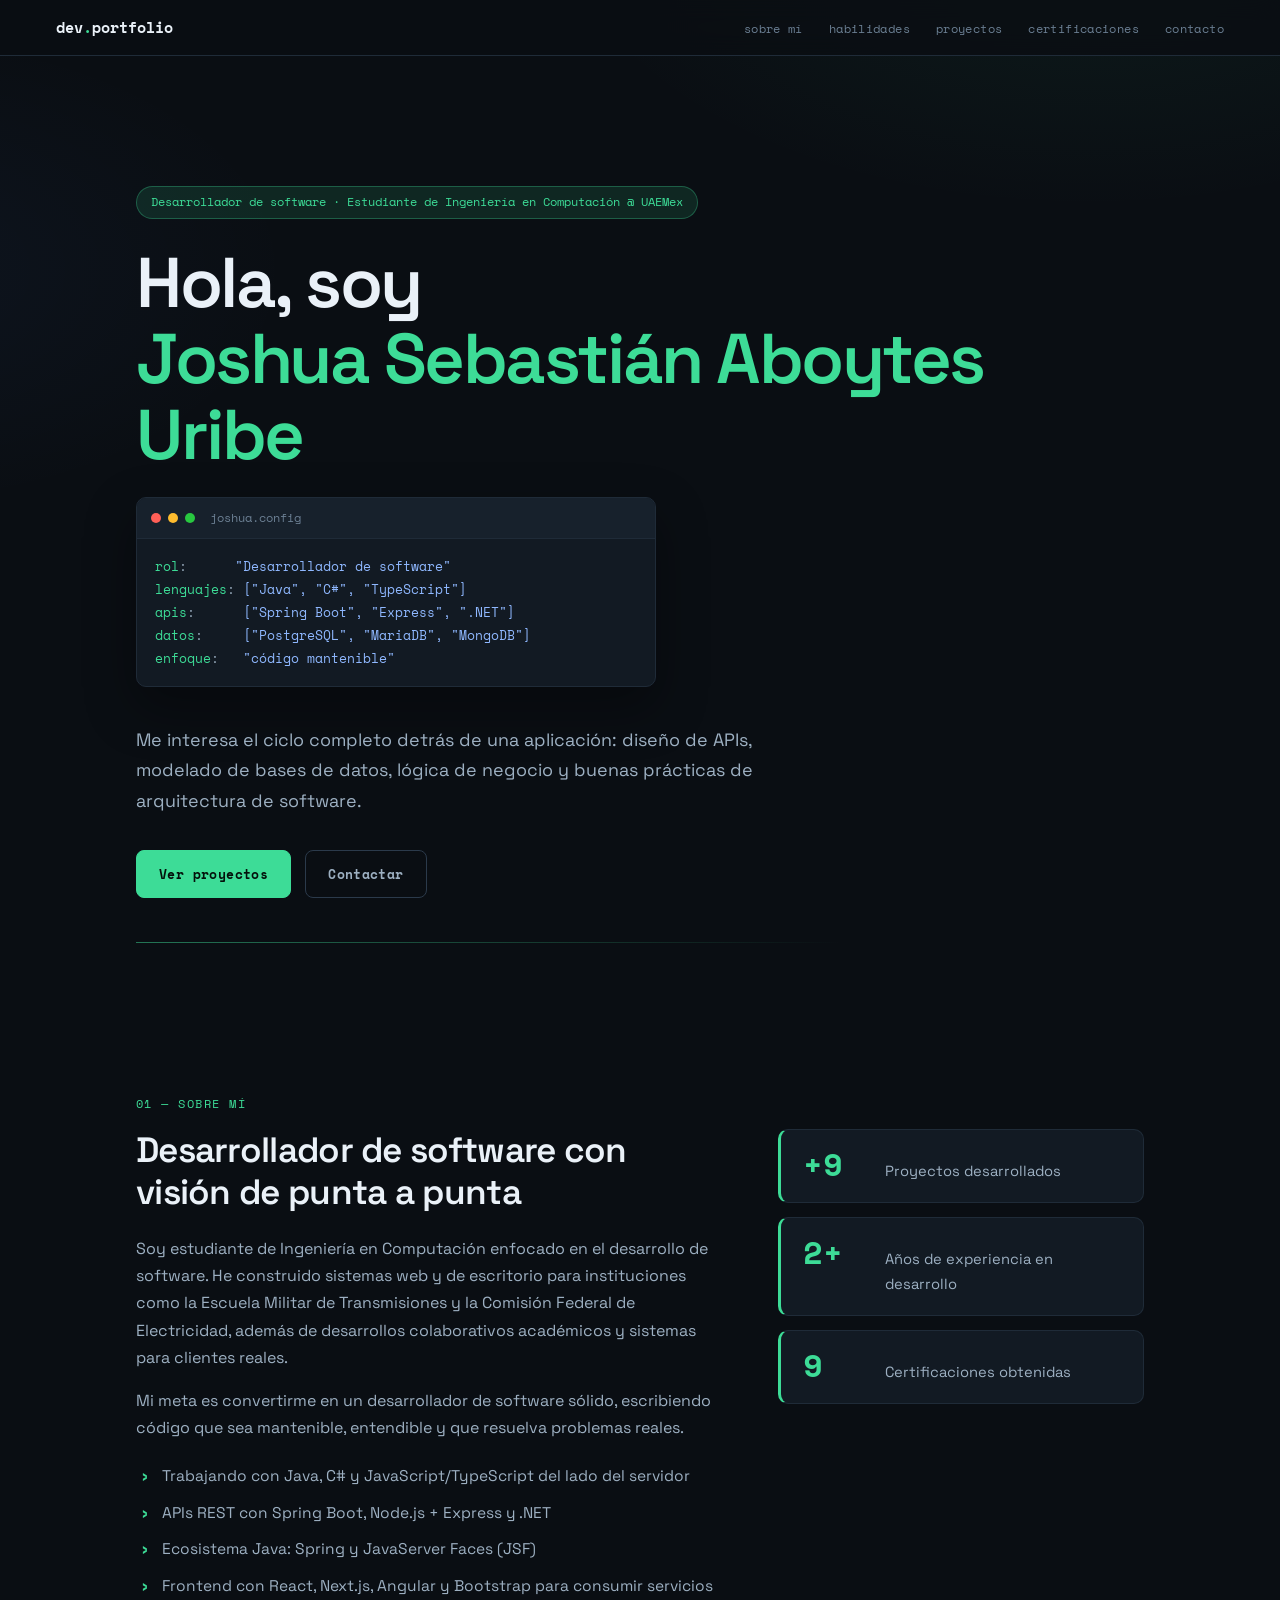
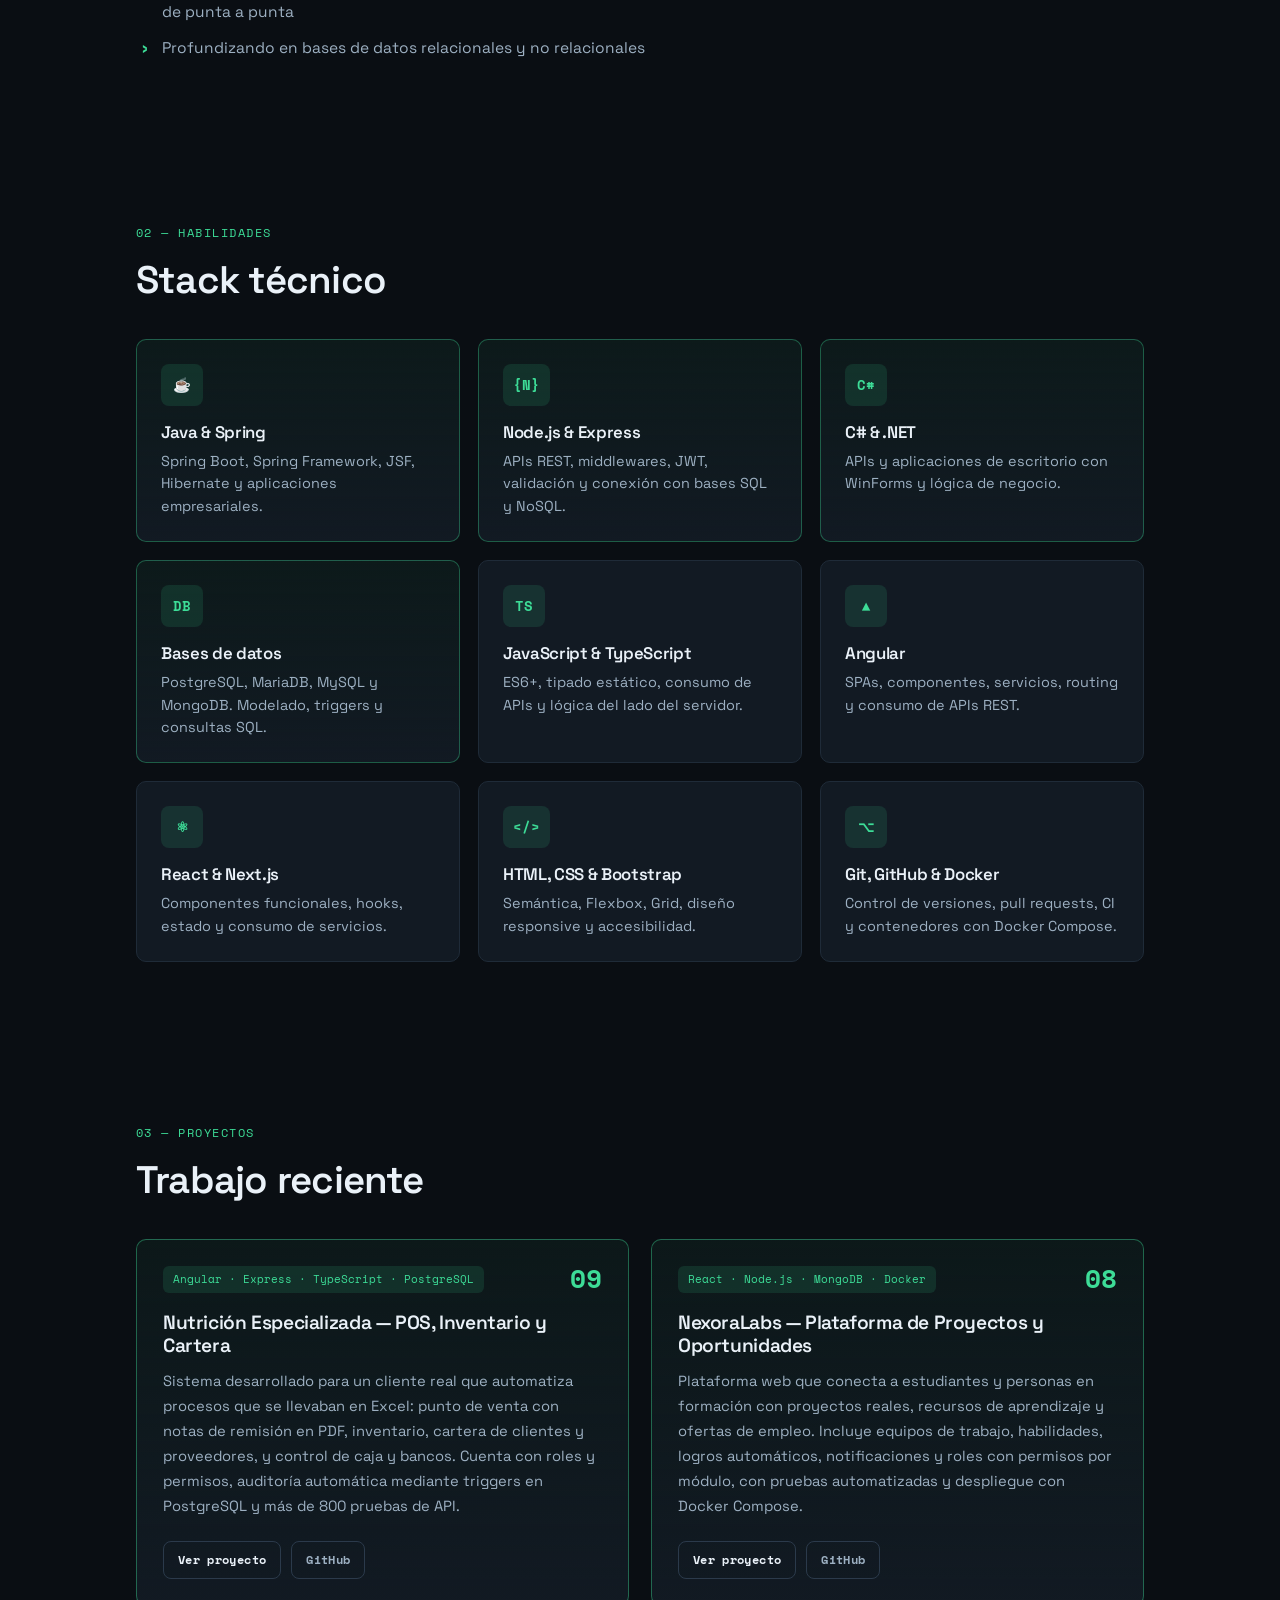
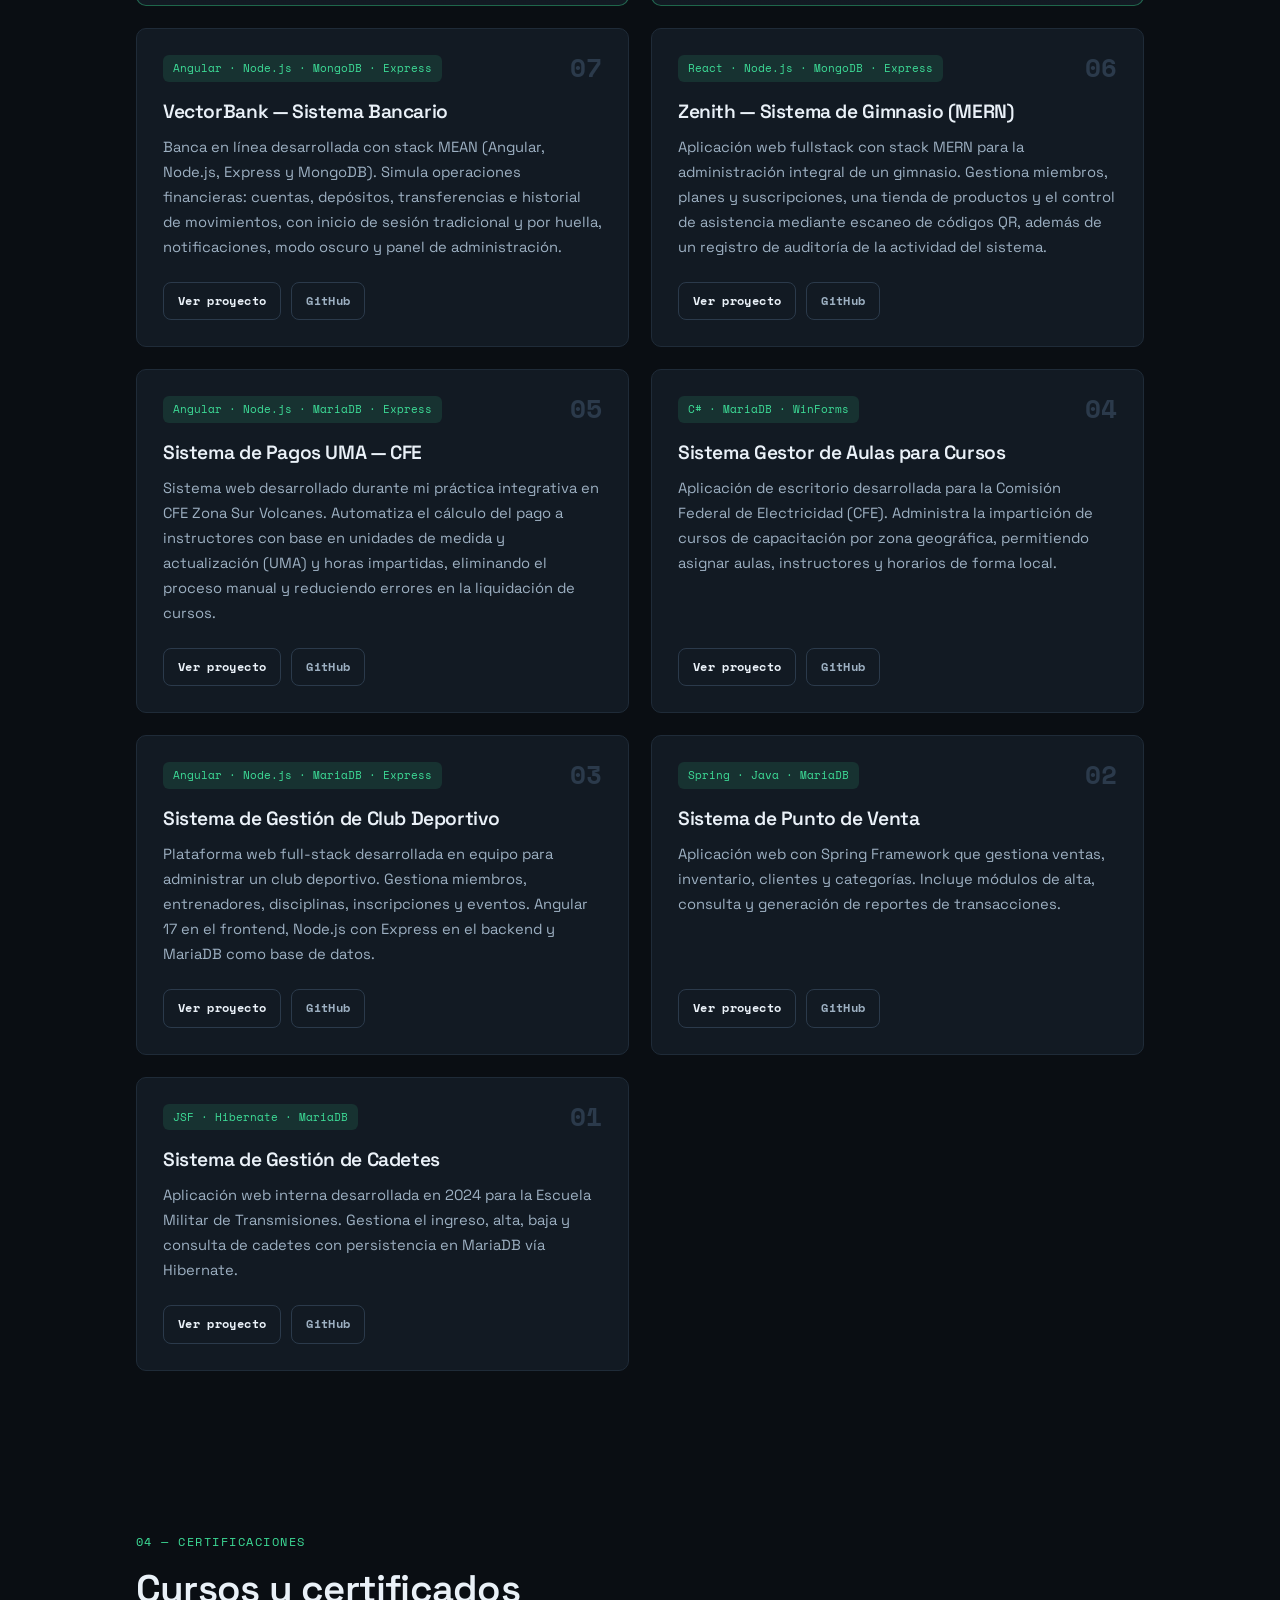
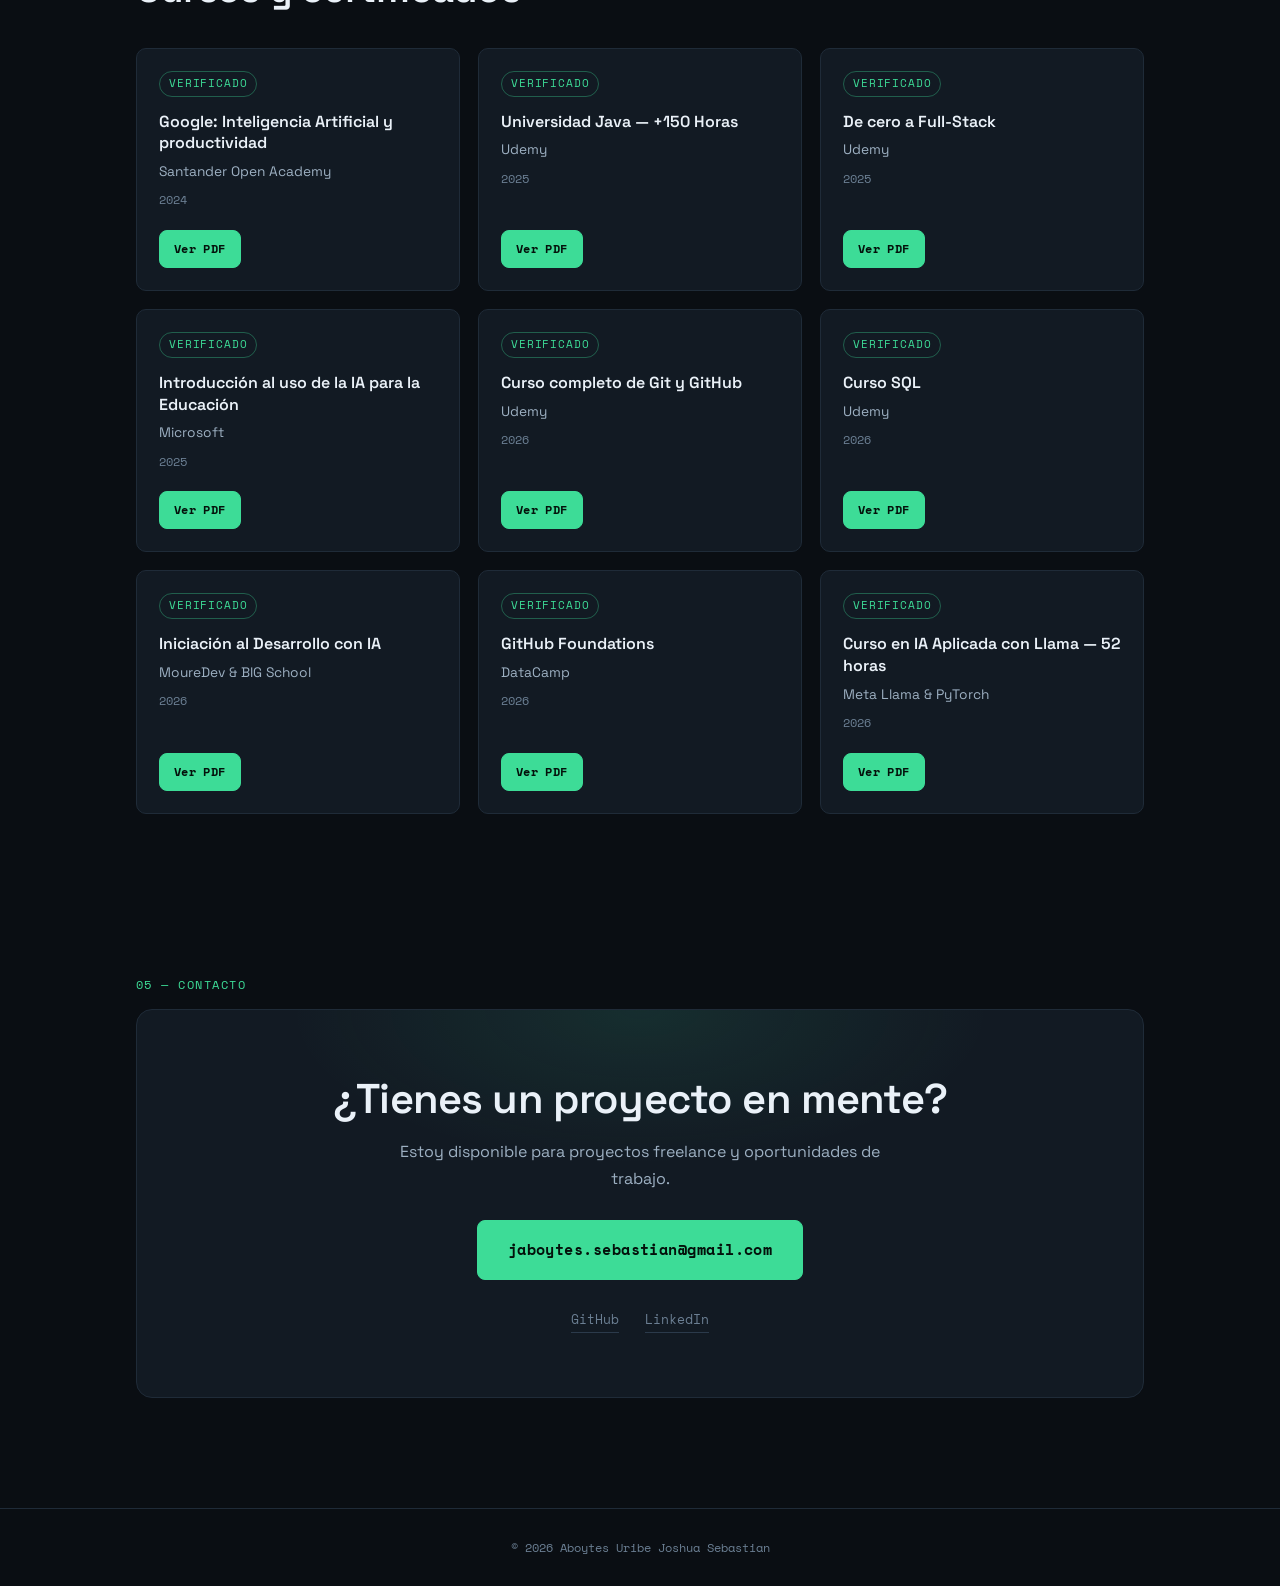
<file: index.html>
<!DOCTYPE html>
<html lang="es">
<head>
    <meta charset="UTF-8">
    <meta name="viewport" content="width=device-width, initial-scale=1.0">
    <title>Joshua Aboytes — Desarrollador de software</title>
    <meta name="description" content="Joshua Sebastián Aboytes Uribe — Desarrollador de software y estudiante de Ingeniería en Computación en la UAEMex. APIs REST, bases de datos y arquitectura de software.">
    <link rel="preconnect" href="https://fonts.googleapis.com">
    <link rel="preconnect" href="https://fonts.gstatic.com" crossorigin>
    <link href="https://fonts.googleapis.com/css2?family=Space+Grotesk:wght@300;400;500;600&family=Space+Mono:wght@400;700&display=swap" rel="stylesheet">
    <link rel="stylesheet" href="css/style.css">
</head>
<body>

    <nav class="nav">
        <span class="nav-logo">dev<span class="accent">.</span>portfolio</span>
        <ul class="nav-links">
            <li><a href="#sobre-mi">sobre mí</a></li>
            <li><a href="#habilidades">habilidades</a></li>
            <li><a href="#proyectos">proyectos</a></li>
            <li><a href="#certificaciones">certificaciones</a></li>
            <li><a href="#contacto">contacto</a></li>
        </ul>
    </nav>

    <section class="hero">
        <div class="hero-tag">Desarrollador de software · Estudiante de Ingeniería en Computación @ UAEMex</div>
        <h1 class="hero-title">
            Hola, soy<br>
            <span class="accent">Joshua Sebastián Aboytes Uribe</span>
        </h1>

        <div class="hero-terminal">
            <div class="terminal-bar"><span></span><span></span><span></span><em>joshua.config</em></div>
<pre class="terminal-body"><span class="k">rol</span>:      <span class="s">"Desarrollador de software"</span>
<span class="k">lenguajes</span>: <span class="s">["Java", "C#", "TypeScript"]</span>
<span class="k">apis</span>:      <span class="s">["Spring Boot", "Express", ".NET"]</span>
<span class="k">datos</span>:     <span class="s">["PostgreSQL", "MariaDB", "MongoDB"]</span>
<span class="k">enfoque</span>:   <span class="s">"código mantenible"</span></pre>
        </div>

        <p class="hero-sub">
            Me interesa el ciclo completo detrás de una aplicación: diseño de APIs, modelado de
            bases de datos, lógica de negocio y buenas prácticas de arquitectura de software.
        </p>
        <div class="hero-actions">
            <a href="#proyectos" class="btn btn-primary">Ver proyectos</a>
            <a href="#contacto" class="btn btn-ghost">Contactar</a>
        </div>
        <div class="hero-line"></div>
    </section>

    <section id="sobre-mi" class="section">
        <div class="section-label">01 — sobre mí</div>
        <div class="about-grid">
            <div class="about-text">
                <h2>Desarrollador de software con visión de punta a punta</h2>
                <p>
                    Soy estudiante de Ingeniería en Computación enfocado en el desarrollo de software.
                    He construido sistemas web y de escritorio para instituciones como la Escuela
                    Militar de Transmisiones y la Comisión Federal de Electricidad, además de
                    desarrollos colaborativos académicos y sistemas para clientes reales.
                </p>
                <p>
                    Mi meta es convertirme en un desarrollador de software sólido, escribiendo código
                    que sea mantenible, entendible y que resuelva problemas reales.
                </p>
                <ul class="focus-list">
                    <li>Trabajando con Java, C# y JavaScript/TypeScript del lado del servidor</li>
                    <li>APIs REST con Spring Boot, Node.js + Express y .NET</li>
                    <li>Ecosistema Java: Spring y JavaServer Faces (JSF)</li>
                    <li>Frontend con React, Next.js, Angular y Bootstrap para consumir servicios de punta a punta</li>
                    <li>Profundizando en bases de datos relacionales y no relacionales</li>
                </ul>
            </div>
            <div class="about-stats">
                <div class="stat-item">
                    <span class="stat-num accent">+9</span>
                    <span class="stat-label">Proyectos desarrollados</span>
                </div>
                <div class="stat-item">
                    <span class="stat-num accent">2+</span>
                    <span class="stat-label">Años de experiencia en desarrollo</span>
                </div>
                <div class="stat-item">
                    <span class="stat-num accent">9</span>
                    <span class="stat-label">Certificaciones obtenidas</span>
                </div>
            </div>
        </div>
    </section>

    <section id="habilidades" class="section">
        <div class="section-label">02 — habilidades</div>
        <h2>Stack técnico</h2>
        <div class="skills-grid">
            <div class="skill-card core">
                <div class="skill-icon">☕</div>
                <h3>Java & Spring</h3>
                <p>Spring Boot, Spring Framework, JSF, Hibernate y aplicaciones empresariales.</p>
            </div>
            <div class="skill-card core">
                <div class="skill-icon">&#123;N&#125;</div>
                <h3>Node.js & Express</h3>
                <p>APIs REST, middlewares, JWT, validación y conexión con bases SQL y NoSQL.</p>
            </div>
            <div class="skill-card core">
                <div class="skill-icon">C#</div>
                <h3>C# & .NET</h3>
                <p>APIs y aplicaciones de escritorio con WinForms y lógica de negocio.</p>
            </div>
            <div class="skill-card core">
                <div class="skill-icon">DB</div>
                <h3>Bases de datos</h3>
                <p>PostgreSQL, MariaDB, MySQL y MongoDB. Modelado, triggers y consultas SQL.</p>
            </div>
            <div class="skill-card">
                <div class="skill-icon">TS</div>
                <h3>JavaScript & TypeScript</h3>
                <p>ES6+, tipado estático, consumo de APIs y lógica del lado del servidor.</p>
            </div>
            <div class="skill-card">
                <div class="skill-icon">▲</div>
                <h3>Angular</h3>
                <p>SPAs, componentes, servicios, routing y consumo de APIs REST.</p>
            </div>
            <div class="skill-card">
                <div class="skill-icon">⚛</div>
                <h3>React & Next.js</h3>
                <p>Componentes funcionales, hooks, estado y consumo de servicios.</p>
            </div>
            <div class="skill-card">
                <div class="skill-icon">&#60;/&#62;</div>
                <h3>HTML, CSS & Bootstrap</h3>
                <p>Semántica, Flexbox, Grid, diseño responsive y accesibilidad.</p>
            </div>
            <div class="skill-card">
                <div class="skill-icon">⌥</div>
                <h3>Git, GitHub & Docker</h3>
                <p>Control de versiones, pull requests, CI y contenedores con Docker Compose.</p>
            </div>
        </div>
    </section>

    <section id="proyectos" class="section">
        <div class="section-label">03 — proyectos</div>
        <h2>Trabajo reciente</h2>
        <div class="projects-grid">

            <div class="project-card featured">
                <div class="project-header">
                    <span class="project-tag">Angular · Express · TypeScript · PostgreSQL</span>
                    <span class="project-num">09</span>
                </div>
                <h3 class="project-title">Nutrición Especializada — POS, Inventario y Cartera</h3>
                <p class="project-desc">
                    Sistema desarrollado para un cliente real que automatiza procesos que se llevaban en
                    Excel: punto de venta con notas de remisión en PDF, inventario, cartera de clientes y
                    proveedores, y control de caja y bancos. Cuenta con roles y permisos, auditoría
                    automática mediante triggers en PostgreSQL y más de 800 pruebas de API.
                </p>
                <div class="project-actions">
                    <a href="proyectos/proyecto-9.html" class="btn btn-small">Ver proyecto</a>
                    <a href="https://github.com/JoshFDev" target="_blank" class="btn btn-small btn-ghost">GitHub</a>
                </div>
            </div>

            <div class="project-card featured">
                <div class="project-header">
                    <span class="project-tag">React · Node.js · MongoDB · Docker</span>
                    <span class="project-num">08</span>
                </div>
                <h3 class="project-title">NexoraLabs — Plataforma de Proyectos y Oportunidades</h3>
                <p class="project-desc">
                    Plataforma web que conecta a estudiantes y personas en formación con proyectos reales,
                    recursos de aprendizaje y ofertas de empleo. Incluye equipos de trabajo, habilidades,
                    logros automáticos, notificaciones y roles con permisos por módulo, con pruebas
                    automatizadas y despliegue con Docker Compose.
                </p>
                <div class="project-actions">
                    <a href="proyectos/proyecto-8.html" class="btn btn-small">Ver proyecto</a>
                    <a href="https://github.com/JoshFDev/NexoraLabs" target="_blank" class="btn btn-small btn-ghost">GitHub</a>
                </div>
            </div>

            <div class="project-card">
                <div class="project-header">
                    <span class="project-tag">Angular · Node.js · MongoDB · Express</span>
                    <span class="project-num">07</span>
                </div>
                <h3 class="project-title">VectorBank — Sistema Bancario</h3>
                <p class="project-desc">
                    Banca en línea desarrollada con stack MEAN (Angular, Node.js, Express y MongoDB).
                    Simula operaciones financieras: cuentas, depósitos, transferencias e historial de
                    movimientos, con inicio de sesión tradicional y por huella, notificaciones,
                    modo oscuro y panel de administración.
                </p>
                <div class="project-actions">
                    <a href="proyectos/proyecto-7.html" class="btn btn-small">Ver proyecto</a>
                    <a href="https://github.com/JoshFDev" target="_blank" class="btn btn-small btn-ghost">GitHub</a>
                </div>
            </div>

            <div class="project-card">
                <div class="project-header">
                    <span class="project-tag">React · Node.js · MongoDB · Express</span>
                    <span class="project-num">06</span>
                </div>
                <h3 class="project-title">Zenith — Sistema de Gimnasio (MERN)</h3>
                <p class="project-desc">
                    Aplicación web fullstack con stack MERN para la administración integral de un gimnasio.
                    Gestiona miembros, planes y suscripciones, una tienda de productos y el control de
                    asistencia mediante escaneo de códigos QR, además de un registro de auditoría de la
                    actividad del sistema.
                </p>
                <div class="project-actions">
                    <a href="proyectos/proyecto-6.html" class="btn btn-small">Ver proyecto</a>
                    <a href="https://github.com/JoshFDev" target="_blank" class="btn btn-small btn-ghost">GitHub</a>
                </div>
            </div>

            <div class="project-card">
                <div class="project-header">
                    <span class="project-tag">Angular · Node.js · MariaDB · Express</span>
                    <span class="project-num">05</span>
                </div>
                <h3 class="project-title">Sistema de Pagos UMA — CFE</h3>
                <p class="project-desc">
                    Sistema web desarrollado durante mi práctica integrativa en CFE Zona Sur Volcanes.
                    Automatiza el cálculo del pago a instructores con base en unidades de medida y
                    actualización (UMA) y horas impartidas, eliminando el proceso manual y reduciendo
                    errores en la liquidación de cursos.
                </p>
                <div class="project-actions">
                    <a href="proyectos/proyecto-5.html" class="btn btn-small">Ver proyecto</a>
                    <a href="https://github.com/JoshFDev" target="_blank" class="btn btn-small btn-ghost">GitHub</a>
                </div>
            </div>

            <div class="project-card">
                <div class="project-header">
                    <span class="project-tag">C# · MariaDB · WinForms</span>
                    <span class="project-num">04</span>
                </div>
                <h3 class="project-title">Sistema Gestor de Aulas para Cursos</h3>
                <p class="project-desc">
                    Aplicación de escritorio desarrollada para la Comisión Federal de Electricidad (CFE).
                    Administra la impartición de cursos de capacitación por zona geográfica, permitiendo
                    asignar aulas, instructores y horarios de forma local.
                </p>
                <div class="project-actions">
                    <a href="proyectos/proyecto-4.html" class="btn btn-small">Ver proyecto</a>
                    <a href="https://github.com/JoshFDev" target="_blank" class="btn btn-small btn-ghost">GitHub</a>
                </div>
            </div>

            <div class="project-card">
                <div class="project-header">
                    <span class="project-tag">Angular · Node.js · MariaDB · Express</span>
                    <span class="project-num">03</span>
                </div>
                <h3 class="project-title">Sistema de Gestión de Club Deportivo</h3>
                <p class="project-desc">
                    Plataforma web full-stack desarrollada en equipo para administrar un club deportivo.
                    Gestiona miembros, entrenadores, disciplinas, inscripciones y eventos. Angular 17
                    en el frontend, Node.js con Express en el backend y MariaDB como base de datos.
                </p>
                <div class="project-actions">
                    <a href="proyectos/proyecto-3.html" class="btn btn-small">Ver proyecto</a>
                    <a href="https://github.com/JoshFDev" target="_blank" class="btn btn-small btn-ghost">GitHub</a>
                </div>
            </div>

            <div class="project-card">
                <div class="project-header">
                    <span class="project-tag">Spring · Java · MariaDB</span>
                    <span class="project-num">02</span>
                </div>
                <h3 class="project-title">Sistema de Punto de Venta</h3>
                <p class="project-desc">
                    Aplicación web con Spring Framework que gestiona ventas, inventario, clientes
                    y categorías. Incluye módulos de alta, consulta y generación de reportes de transacciones.
                </p>
                <div class="project-actions">
                    <a href="proyectos/proyecto-2.html" class="btn btn-small">Ver proyecto</a>
                    <a href="https://github.com/JoshFDev" target="_blank" class="btn btn-small btn-ghost">GitHub</a>
                </div>
            </div>

            <div class="project-card">
                <div class="project-header">
                    <span class="project-tag">JSF · Hibernate · MariaDB</span>
                    <span class="project-num">01</span>
                </div>
                <h3 class="project-title">Sistema de Gestión de Cadetes</h3>
                <p class="project-desc">
                    Aplicación web interna desarrollada en 2024 para la Escuela Militar de Transmisiones.
                    Gestiona el ingreso, alta, baja y consulta de cadetes con persistencia en MariaDB vía Hibernate.
                </p>
                <div class="project-actions">
                    <a href="proyectos/proyecto-1.html" class="btn btn-small">Ver proyecto</a>
                    <a href="https://github.com/JoshFDev" target="_blank" class="btn btn-small btn-ghost">GitHub</a>
                </div>
            </div>

        </div>
    </section>

    <section id="certificaciones" class="section">
        <div class="section-label">04 — certificaciones</div>
        <h2>Cursos y certificados</h2>
        <div class="certs-grid">

            <div class="cert-card">
                <span class="cert-badge">Verificado</span>
                <span class="cert-name">Google: Inteligencia Artificial y productividad</span>
                <span class="cert-issuer">Santander Open Academy</span>
                <span class="cert-year">2024</span>
                <div class="cert-actions">
                    <a href="certificaciones/cert-4.pdf" target="_blank" class="btn btn-small btn-primary">Ver PDF</a>
                </div>
            </div>

            <div class="cert-card">
                <span class="cert-badge">Verificado</span>
                <span class="cert-name">Universidad Java — +150 Horas</span>
                <span class="cert-issuer">Udemy</span>
                <span class="cert-year">2025</span>
                <div class="cert-actions">
                    <a href="certificaciones/cert-3.pdf" target="_blank" class="btn btn-small btn-primary">Ver PDF</a>
                </div>
            </div>

            <div class="cert-card">
                <span class="cert-badge">Verificado</span>
                <span class="cert-name">De cero a Full-Stack</span>
                <span class="cert-issuer">Udemy</span>
                <span class="cert-year">2025</span>
                <div class="cert-actions">
                    <a href="certificaciones/cert-6.pdf" target="_blank" class="btn btn-small btn-primary">Ver PDF</a>
                </div>
            </div>

            <div class="cert-card">
                <span class="cert-badge">Verificado</span>
                <span class="cert-name">Introducción al uso de la IA para la Educación</span>
                <span class="cert-issuer">Microsoft</span>
                <span class="cert-year">2025</span>
                <div class="cert-actions">
                    <a href="certificaciones/cert-1.pdf" target="_blank" class="btn btn-small btn-primary">Ver PDF</a>
                </div>
            </div>

            <div class="cert-card">
                <span class="cert-badge">Verificado</span>
                <span class="cert-name">Curso completo de Git y GitHub</span>
                <span class="cert-issuer">Udemy</span>
                <span class="cert-year">2026</span>
                <div class="cert-actions">
                    <a href="certificaciones/cert-5.pdf" target="_blank" class="btn btn-small btn-primary">Ver PDF</a>
                </div>
            </div>

            <div class="cert-card">
                <span class="cert-badge">Verificado</span>
                <span class="cert-name">Curso SQL</span>
                <span class="cert-issuer">Udemy</span>
                <span class="cert-year">2026</span>
                <div class="cert-actions">
                    <a href="certificaciones/cert-2.pdf" target="_blank" class="btn btn-small btn-primary">Ver PDF</a>
                </div>
            </div>

            <div class="cert-card">
                <span class="cert-badge">Verificado</span>
                <span class="cert-name">Iniciación al Desarrollo con IA</span>
                <span class="cert-issuer">MoureDev &amp; BIG School</span>
                <span class="cert-year">2026</span>
                <div class="cert-actions">
                    <a href="certificaciones/cert-7.pdf" target="_blank" class="btn btn-small btn-primary">Ver PDF</a>
                </div>
            </div>

            <div class="cert-card">
                <span class="cert-badge">Verificado</span>
                <span class="cert-name">GitHub Foundations</span>
                <span class="cert-issuer">DataCamp</span>
                <span class="cert-year">2026</span>
                <div class="cert-actions">
                    <a href="certificaciones/cert-8.pdf" target="_blank" class="btn btn-small btn-primary">Ver PDF</a>
                </div>
            </div>

            <div class="cert-card">
                <span class="cert-badge">Verificado</span>
                <span class="cert-name">Curso en IA Aplicada con Llama — 52 horas</span>
                <span class="cert-issuer">Meta Llama &amp; PyTorch</span>
                <span class="cert-year">2026</span>
                <div class="cert-actions">
                    <a href="certificaciones/cert-9.pdf" target="_blank" class="btn btn-small btn-primary">Ver PDF</a>
                </div>
            </div>

        </div>
    </section>

    <section id="contacto" class="section section-last">
        <div class="section-label">05 — contacto</div>
        <div class="contact-block">
            <h2>¿Tienes un proyecto en mente?</h2>
            <p>Estoy disponible para proyectos freelance y oportunidades de trabajo.</p>
            <a href="mailto:jaboytes.sebastian@gmail.com" class="btn btn-primary btn-lg">jaboytes.sebastian@gmail.com</a>
            <div class="social-links">
                <a href="https://github.com/JoshFDev" target="_blank">GitHub</a>
                <a href="https://www.linkedin.com/in/joshua-aboytes-uribe-419511281" target="_blank">LinkedIn</a>
            </div>
        </div>
    </section>

    <footer class="footer">
        <span>© 2026 Aboytes Uribe Joshua Sebastian</span>
    </footer>

</body>
</html>
</file>
<file: css/style.css>
/* =========================================================
   Portafolio — Joshua Aboytes · Backend Developer
   Hoja de estilos única (index + páginas de proyecto 1–9)
   Tema oscuro con acento verde "terminal"
   ========================================================= */

:root {
    --bg: #0a0e13;
    --bg-soft: #0e141b;
    --surface: #121a23;
    --surface-2: #17212c;
    --surface-hover: #172230;
    --border: #1f2b38;
    --border-strong: #2b3a4b;
    --text: #9db0c2;
    --heading: #eaf1f8;
    --muted: #6b7f93;
    --accent: #3ddc97;
    --accent-dim: #14452f;
    --accent-soft: rgba(61, 220, 151, 0.12);
    --accent-glow: rgba(61, 220, 151, 0.28);
    --link-blue: #8fb8ff;
    --font-sans: 'Space Grotesk', system-ui, -apple-system, 'Segoe UI', sans-serif;
    --font-mono: 'Space Mono', ui-monospace, 'SFMono-Regular', Consolas, monospace;
    --radius: 10px;
    --maxw: 1120px;
    --maxw-page: 980px;
}

*,
*::before,
*::after {
    box-sizing: border-box;
}

html {
    scroll-behavior: smooth;
    scroll-padding-top: 76px;
}

body {
    margin: 0;
    background: var(--bg);
    color: var(--text);
    font-family: var(--font-sans);
    font-size: 16px;
    line-height: 1.7;
    -webkit-font-smoothing: antialiased;
    background-image:
        radial-gradient(900px 500px at 85% -10%, rgba(61, 220, 151, 0.07), transparent 60%),
        radial-gradient(700px 400px at -10% 30%, rgba(80, 140, 255, 0.05), transparent 60%);
    background-attachment: fixed;
}

a {
    color: inherit;
    text-decoration: none;
}

img {
    max-width: 100%;
    display: block;
}

h1,
h2,
h3 {
    color: var(--heading);
    line-height: 1.2;
    margin: 0;
    font-weight: 600;
    letter-spacing: -0.02em;
}

p {
    margin: 0 0 1rem;
}

ul {
    margin: 0;
}

code {
    font-family: var(--font-mono);
    font-size: 0.86em;
    color: var(--accent);
    background: var(--accent-soft);
    padding: 2px 6px;
    border-radius: 5px;
}

.accent {
    color: var(--accent);
}

::selection {
    background: var(--accent);
    color: #04110b;
}

:focus-visible {
    outline: 2px solid var(--accent);
    outline-offset: 3px;
    border-radius: 4px;
}

/* ---------- NAV ---------- */
.nav {
    position: sticky;
    top: 0;
    z-index: 50;
    display: flex;
    align-items: center;
    justify-content: space-between;
    padding: 14px clamp(20px, 5vw, 56px);
    background: rgba(10, 14, 19, 0.82);
    backdrop-filter: blur(12px);
    -webkit-backdrop-filter: blur(12px);
    border-bottom: 1px solid var(--border);
}

.nav-logo {
    font-family: var(--font-mono);
    font-weight: 700;
    color: var(--heading);
    font-size: 0.95rem;
    white-space: nowrap;
}

.nav-links {
    display: flex;
    gap: 26px;
    list-style: none;
    margin: 0;
    padding: 0;
}

.nav-links a {
    font-family: var(--font-mono);
    font-size: 0.78rem;
    color: var(--muted);
    letter-spacing: 0.03em;
    white-space: nowrap;
    transition: color 0.2s;
}

.nav-links a:hover {
    color: var(--accent);
}

/* ---------- BUTTONS ---------- */
.btn {
    display: inline-flex;
    align-items: center;
    justify-content: center;
    gap: 8px;
    padding: 12px 22px;
    border-radius: 8px;
    border: 1px solid var(--border-strong);
    background: transparent;
    color: var(--heading);
    font-family: var(--font-mono);
    font-size: 0.82rem;
    font-weight: 700;
    letter-spacing: 0.03em;
    cursor: pointer;
    transition: transform 0.15s, background 0.2s, border-color 0.2s, box-shadow 0.2s, color 0.2s;
}

.btn:hover {
    transform: translateY(-2px);
    border-color: var(--accent);
    color: var(--accent);
}

.btn-primary {
    background: var(--accent);
    border-color: var(--accent);
    color: #04110b;
}

.btn-primary:hover {
    background: #5af0b0;
    border-color: #5af0b0;
    color: #04110b;
    box-shadow: 0 8px 28px var(--accent-glow);
}

.btn-ghost {
    background: transparent;
    color: var(--text);
}

.btn-small {
    padding: 8px 14px;
    font-size: 0.74rem;
}

.btn-lg {
    padding: 16px 30px;
    font-size: 0.95rem;
    max-width: 100%;
    overflow-wrap: anywhere;
}

/* ---------- HERO ---------- */
.hero {
    max-width: var(--maxw);
    margin: 0 auto;
    padding: clamp(64px, 11vw, 130px) clamp(20px, 5vw, 56px) 70px;
}

.hero-tag {
    display: inline-block;
    font-family: var(--font-mono);
    font-size: 0.78rem;
    line-height: 1.5;
    color: var(--accent);
    background: var(--accent-soft);
    border: 1px solid rgba(61, 220, 151, 0.3);
    padding: 6px 14px;
    border-radius: 999px;
    margin-bottom: 26px;
}

.hero-title {
    font-size: clamp(2.2rem, 6.2vw, 4.4rem);
    font-weight: 600;
    letter-spacing: -0.035em;
    line-height: 1.08;
    margin-bottom: 24px;
}

.hero-sub {
    max-width: 640px;
    font-size: 1.12rem;
    color: var(--text);
    margin-bottom: 34px;
}

.hero-actions {
    display: flex;
    flex-wrap: wrap;
    gap: 14px;
    margin-bottom: 44px;
}

.hero-line {
    height: 1px;
    background: linear-gradient(90deg, var(--accent), transparent 70%);
    opacity: 0.5;
}

.hero-terminal {
    max-width: 520px;
    margin-bottom: 38px;
    background: var(--surface);
    border: 1px solid var(--border);
    border-radius: var(--radius);
    overflow: hidden;
    box-shadow: 0 20px 50px rgba(0, 0, 0, 0.35);
}

.terminal-bar {
    display: flex;
    align-items: center;
    gap: 7px;
    padding: 10px 14px;
    background: var(--surface-2);
    border-bottom: 1px solid var(--border);
}

.terminal-bar span {
    width: 10px;
    height: 10px;
    border-radius: 50%;
    background: var(--border-strong);
}

.terminal-bar span:nth-child(1) {
    background: #ff5f57;
}

.terminal-bar span:nth-child(2) {
    background: #febc2e;
}

.terminal-bar span:nth-child(3) {
    background: #28c840;
}

.terminal-bar em {
    margin-left: 8px;
    font-style: normal;
    font-family: var(--font-mono);
    font-size: 0.72rem;
    color: var(--muted);
}

.terminal-body {
    margin: 0;
    padding: 16px 18px;
    font-family: var(--font-mono);
    font-size: 0.8rem;
    line-height: 1.8;
    color: var(--text);
    white-space: pre-wrap;
    overflow-wrap: anywhere;
}

.terminal-body .k {
    color: var(--accent);
}

.terminal-body .s {
    color: var(--link-blue);
}

/* ---------- SECCIONES ---------- */
.section {
    max-width: var(--maxw);
    margin: 0 auto;
    padding: 80px clamp(20px, 5vw, 56px);
}

.section-last {
    padding-bottom: 110px;
}

.section-label {
    font-family: var(--font-mono);
    font-size: 0.78rem;
    color: var(--accent);
    text-transform: uppercase;
    letter-spacing: 0.12em;
    margin-bottom: 14px;
}

.section>h2 {
    font-size: clamp(1.7rem, 3.4vw, 2.4rem);
    margin-bottom: 36px;
}

/* ---------- SOBRE MÍ ---------- */
.about-grid {
    display: grid;
    grid-template-columns: 1.6fr 1fr;
    gap: 56px;
    align-items: start;
}

.about-text h2 {
    font-size: clamp(1.6rem, 3vw, 2.2rem);
    margin-bottom: 22px;
}

.about-stats {
    display: grid;
    gap: 14px;
}

.stat-item {
    display: flex;
    align-items: baseline;
    gap: 18px;
    padding: 18px 22px;
    background: var(--surface);
    border: 1px solid var(--border);
    border-left: 3px solid var(--accent);
    border-radius: var(--radius);
}

.stat-num {
    font-family: var(--font-mono);
    font-size: 2rem;
    font-weight: 700;
    min-width: 64px;
    line-height: 1;
}

.stat-label {
    font-size: 0.92rem;
    color: var(--text);
}

.focus-list {
    list-style: none;
    margin: 22px 0 0;
    padding: 0;
    display: grid;
    gap: 10px;
}

.focus-list li {
    position: relative;
    padding-left: 26px;
    font-size: 0.97rem;
}

.focus-list li::before {
    content: '›';
    position: absolute;
    left: 4px;
    color: var(--accent);
    font-family: var(--font-mono);
    font-weight: 700;
}

/* ---------- HABILIDADES ---------- */
.skills-grid {
    display: grid;
    grid-template-columns: repeat(auto-fill, minmax(260px, 1fr));
    gap: 18px;
}

.skill-card {
    padding: 24px;
    background: var(--surface);
    border: 1px solid var(--border);
    border-radius: var(--radius);
    transition: transform 0.2s, border-color 0.2s, box-shadow 0.2s, background 0.2s;
}

.skill-card:hover {
    transform: translateY(-4px);
    border-color: var(--accent);
    box-shadow: 0 14px 34px rgba(0, 0, 0, 0.35);
}

.skill-card h3 {
    font-size: 1.05rem;
    margin-bottom: 8px;
}

.skill-card p {
    font-size: 0.9rem;
    margin: 0;
    color: var(--text);
    line-height: 1.55;
}

.skill-icon {
    display: inline-flex;
    align-items: center;
    justify-content: center;
    min-width: 42px;
    height: 42px;
    padding: 0 10px;
    margin-bottom: 16px;
    border-radius: 8px;
    background: var(--accent-soft);
    color: var(--accent);
    font-family: var(--font-mono);
    font-weight: 700;
    font-size: 0.9rem;
}

.skill-card.core {
    border-color: rgba(61, 220, 151, 0.35);
    background: linear-gradient(180deg, rgba(61, 220, 151, 0.06), var(--surface));
}

/* ---------- PROYECTOS (index) ---------- */
.projects-grid {
    display: grid;
    grid-template-columns: repeat(auto-fill, minmax(330px, 1fr));
    gap: 22px;
}

.project-card {
    position: relative;
    display: flex;
    flex-direction: column;
    padding: 26px;
    background: var(--surface);
    border: 1px solid var(--border);
    border-radius: var(--radius);
    overflow: hidden;
    transition: transform 0.2s, border-color 0.2s, box-shadow 0.2s;
}

.project-card::before {
    content: '';
    position: absolute;
    inset: 0 0 auto 0;
    height: 2px;
    background: linear-gradient(90deg, var(--accent), transparent);
    opacity: 0;
    transition: opacity 0.2s;
}

.project-card:hover {
    transform: translateY(-5px);
    border-color: var(--border-strong);
    box-shadow: 0 18px 40px rgba(0, 0, 0, 0.4);
}

.project-card:hover::before {
    opacity: 1;
}

.project-header {
    display: flex;
    align-items: flex-start;
    justify-content: space-between;
    gap: 14px;
    margin-bottom: 18px;
}

.project-tag {
    font-family: var(--font-mono);
    font-size: 0.7rem;
    color: var(--accent);
    background: var(--accent-soft);
    padding: 5px 10px;
    border-radius: 6px;
    line-height: 1.5;
}

.project-num {
    font-family: var(--font-mono);
    font-size: 1.6rem;
    font-weight: 700;
    color: var(--border-strong);
    line-height: 1;
}

.project-title {
    font-size: 1.2rem;
    margin-bottom: 12px;
}

.project-desc {
    font-size: 0.92rem;
    flex: 1;
    margin-bottom: 22px;
}

.project-actions {
    display: flex;
    flex-wrap: wrap;
    gap: 10px;
}

.project-card.featured {
    border-color: rgba(61, 220, 151, 0.4);
    background: linear-gradient(180deg, rgba(61, 220, 151, 0.05), var(--surface));
}

.project-card.featured .project-num {
    color: var(--accent);
}

/* Insignia "destacado" (usada en algunas páginas de proyecto) */
.featured-badge {
    display: inline-flex;
    align-items: center;
    gap: 6px;
    align-self: flex-start;
    margin-bottom: 14px;
    padding: 4px 12px;
    border-radius: 999px;
    background: var(--accent);
    color: #04110b;
    font-family: var(--font-mono);
    font-size: 0.68rem;
    font-weight: 700;
    letter-spacing: 0.1em;
    text-transform: uppercase;
}

/* ---------- CERTIFICACIONES ---------- */
.certs-grid {
    display: grid;
    grid-template-columns: repeat(auto-fill, minmax(250px, 1fr));
    gap: 18px;
}

.cert-card {
    display: flex;
    flex-direction: column;
    gap: 6px;
    padding: 22px;
    background: var(--surface);
    border: 1px solid var(--border);
    border-radius: var(--radius);
    transition: border-color 0.2s, transform 0.2s;
}

.cert-card:hover {
    border-color: var(--accent);
    transform: translateY(-3px);
}

.cert-badge {
    align-self: flex-start;
    font-family: var(--font-mono);
    font-size: 0.66rem;
    text-transform: uppercase;
    letter-spacing: 0.08em;
    color: var(--accent);
    border: 1px solid rgba(61, 220, 151, 0.35);
    padding: 3px 9px;
    border-radius: 999px;
    margin-bottom: 8px;
}

.cert-name {
    color: var(--heading);
    font-weight: 600;
    font-size: 1rem;
    line-height: 1.35;
}

.cert-issuer {
    font-size: 0.86rem;
    color: var(--text);
}

.cert-year {
    font-family: var(--font-mono);
    font-size: 0.76rem;
    color: var(--muted);
}

.cert-actions {
    display: flex;
    gap: 10px;
    margin-top: auto;
    padding-top: 14px;
}

/* ---------- CONTACTO ---------- */
.contact-block {
    padding: clamp(32px, 6vw, 64px);
    text-align: center;
    background: var(--surface);
    border: 1px solid var(--border);
    border-radius: 16px;
    background-image: radial-gradient(500px 220px at 50% 0%, rgba(61, 220, 151, 0.1), transparent 70%);
}

.contact-block h2 {
    font-size: clamp(1.7rem, 3.6vw, 2.6rem);
    margin-bottom: 14px;
}

.contact-block p {
    max-width: 520px;
    margin: 0 auto 28px;
}

.social-links {
    display: flex;
    justify-content: center;
    gap: 26px;
    margin-top: 28px;
}

.social-links a {
    font-family: var(--font-mono);
    font-size: 0.82rem;
    color: var(--muted);
    border-bottom: 1px solid var(--border-strong);
    padding-bottom: 2px;
    transition: color 0.2s, border-color 0.2s;
}

.social-links a:hover {
    color: var(--accent);
    border-color: var(--accent);
}

/* ---------- FOOTER ---------- */
.footer {
    padding: 28px clamp(20px, 5vw, 56px);
    text-align: center;
    border-top: 1px solid var(--border);
    font-family: var(--font-mono);
    font-size: 0.76rem;
    color: var(--muted);
}

/* =========================================================
   PÁGINAS DE PROYECTO
   ========================================================= */
.project-page {
    max-width: var(--maxw-page);
    margin: 0 auto;
    padding: 48px clamp(20px, 5vw, 40px) 90px;
}

.back-link {
    display: inline-block;
    margin-bottom: 36px;
    font-family: var(--font-mono);
    font-size: 0.8rem;
    color: var(--muted);
    letter-spacing: 0.04em;
    transition: color 0.2s, transform 0.2s;
}

.back-link:hover {
    color: var(--accent);
    transform: translateX(-3px);
}

.proj-header {
    margin-bottom: 48px;
}

.proj-header h1 {
    font-size: clamp(2rem, 5vw, 3.4rem);
    letter-spacing: -0.03em;
    margin: 8px 0 28px;
}

.proj-header .section-label {
    margin-bottom: 6px;
}

.proj-meta {
    display: grid;
    grid-template-columns: repeat(auto-fit, minmax(150px, 1fr));
    gap: 1px;
    background: var(--border);
    border: 1px solid var(--border);
    border-radius: var(--radius);
    overflow: hidden;
}

.meta-item {
    display: flex;
    flex-direction: column;
    gap: 4px;
    padding: 16px 18px;
    background: var(--surface);
}

.meta-label {
    font-family: var(--font-mono);
    font-size: 0.68rem;
    text-transform: uppercase;
    letter-spacing: 0.1em;
    color: var(--muted);
}

.meta-value {
    color: var(--heading);
    font-weight: 500;
    font-size: 0.95rem;
}

/* Galería */
.gallery-section {
    margin-bottom: 60px;
}

.gallery-title {
    font-family: var(--font-mono);
    font-size: 0.74rem;
    color: var(--muted);
    letter-spacing: 0.06em;
    text-transform: uppercase;
    margin-bottom: 16px;
}

.gallery-grid {
    display: grid;
    grid-template-columns: repeat(auto-fill, minmax(260px, 1fr));
    gap: 16px;
}

.gallery-item {
    margin: 0;
    background: var(--surface);
    border: 1px solid var(--border);
    border-radius: var(--radius);
    overflow: hidden;
    cursor: zoom-in;
    transition: transform 0.2s, border-color 0.2s, box-shadow 0.2s;
}

.gallery-item:hover {
    transform: translateY(-4px);
    border-color: var(--accent);
    box-shadow: 0 16px 36px rgba(0, 0, 0, 0.45);
}

.gallery-item img {
    width: 100%;
    aspect-ratio: 16 / 10;
    object-fit: cover;
    object-position: top;
    border-bottom: 1px solid var(--border);
    background: var(--bg-soft);
}

.gallery-item.full-width {
    grid-column: 1 / -1;
}

.gallery-item.full-width img {
    aspect-ratio: 16 / 7;
}

.gallery-caption {
    display: block;
    padding: 11px 14px;
    font-size: 0.82rem;
    color: var(--text);
}

/* Cuerpo */
.proj-body {
    display: grid;
    gap: 52px;
}

.proj-section h2 {
    display: flex;
    align-items: center;
    gap: 14px;
    font-size: 1.5rem;
    margin-bottom: 18px;
}

.proj-section h2::after {
    content: '';
    flex: 1;
    height: 1px;
    background: var(--border);
}

.proj-section p {
    font-size: 1rem;
    line-height: 1.75;
}

.proj-section ul {
    padding-left: 1.2rem;
    display: grid;
    gap: 6px;
}

/* Módulos */
.modules-grid {
    display: grid;
    grid-template-columns: repeat(auto-fill, minmax(260px, 1fr));
    gap: 14px;
    margin-top: 20px;
}

.module-card {
    display: flex;
    flex-direction: column;
    gap: 6px;
    padding: 18px 20px;
    background: var(--surface);
    border: 1px solid var(--border);
    border-left: 3px solid var(--accent);
    border-radius: var(--radius);
    transition: background 0.2s, border-color 0.2s, transform 0.2s;
}

.module-card:hover {
    background: var(--surface-hover);
    border-color: var(--border-strong);
    border-left-color: var(--accent);
    transform: translateY(-2px);
}

.module-icon {
    font-family: var(--font-mono);
    font-size: 1rem;
    color: var(--accent);
}

.module-title {
    color: var(--heading);
    font-weight: 600;
    font-size: 0.98rem;
}

.module-desc {
    font-size: 0.86rem;
    color: var(--text);
    line-height: 1.55;
}

.module-links {
    display: flex;
    flex-wrap: wrap;
    gap: 8px;
    margin-top: auto;
    padding-top: 10px;
}

.module-link {
    padding: 5px 12px;
    border: 1px solid var(--border-strong);
    border-radius: 6px;
    font-family: var(--font-mono);
    font-size: 0.7rem;
    color: var(--muted);
    white-space: nowrap;
    transition: color 0.18s, border-color 0.18s, background 0.18s;
}

.module-link:hover {
    color: var(--accent);
    border-color: var(--accent);
}

.module-link.primary {
    background: var(--accent-dim);
    border-color: var(--accent);
    color: var(--accent);
}

.module-link.primary:hover {
    background: transparent;
}

/* Tecnologías */
.tech-grid {
    display: grid;
    grid-template-columns: repeat(auto-fill, minmax(200px, 1fr));
    gap: 14px;
}

.tech-item {
    display: flex;
    flex-direction: column;
    gap: 4px;
    padding: 18px;
    background: var(--surface);
    border: 1px solid var(--border);
    border-radius: var(--radius);
    transition: border-color 0.2s, transform 0.2s;
}

.tech-item:hover {
    border-color: var(--accent);
    transform: translateY(-3px);
}

.tech-icon {
    display: inline-flex;
    align-items: center;
    justify-content: center;
    align-self: flex-start;
    min-width: 38px;
    height: 38px;
    padding: 0 9px;
    margin-bottom: 10px;
    border-radius: 8px;
    background: var(--accent-soft);
    color: var(--accent);
    font-family: var(--font-mono);
    font-weight: 700;
    font-size: 0.82rem;
}

.tech-name {
    color: var(--heading);
    font-weight: 600;
    font-size: 0.95rem;
}

.tech-role {
    font-size: 0.8rem;
    color: var(--muted);
    line-height: 1.45;
}

/* Tablas de base de datos (diagramas en texto) */
.db-tables {
    display: grid;
    grid-template-columns: repeat(auto-fill, minmax(190px, 1fr));
    gap: 14px;
    margin-top: 20px;
}

.db-table {
    padding: 16px 18px;
    background: var(--surface);
    border: 1px solid var(--border);
    border-radius: var(--radius);
    transition: border-color 0.2s;
}

.db-table:hover {
    border-color: var(--border-strong);
}

.db-table-name {
    margin-bottom: 10px;
    padding-bottom: 8px;
    border-bottom: 1px solid var(--border);
    font-family: var(--font-mono);
    font-size: 0.8rem;
    font-weight: 700;
    color: var(--accent);
}

.db-table ul {
    list-style: none;
    margin: 0;
    padding: 0;
    display: block;
}

.db-table ul li {
    font-family: var(--font-mono);
    font-size: 0.7rem;
    line-height: 1.8;
    color: var(--muted);
}

.db-table ul li.pk {
    color: var(--accent);
}

.db-table ul li.fk {
    color: var(--link-blue);
}

/* Equipo */
.team-grid {
    display: grid;
    grid-template-columns: repeat(auto-fill, minmax(200px, 1fr));
    gap: 14px;
    margin-top: 20px;
}

.team-card {
    display: flex;
    flex-direction: column;
    gap: 4px;
    padding: 20px;
    background: var(--surface);
    border: 1px solid var(--border);
    border-radius: var(--radius);
    transition: border-color 0.2s, transform 0.2s;
}

.team-card:hover {
    border-color: var(--accent);
    transform: translateY(-3px);
}

.team-avatar {
    display: flex;
    align-items: center;
    justify-content: center;
    width: 44px;
    height: 44px;
    margin-bottom: 8px;
    border-radius: 50%;
    background: var(--accent-soft);
    border: 1px solid rgba(61, 220, 151, 0.45);
    color: var(--accent);
    font-family: var(--font-mono);
    font-size: 0.85rem;
    font-weight: 700;
}

.team-name {
    color: var(--heading);
    font-weight: 600;
    font-size: 0.95rem;
}

.team-role {
    font-family: var(--font-mono);
    font-size: 0.72rem;
    color: var(--muted);
}

.proj-cta {
    display: flex;
    flex-wrap: wrap;
    gap: 14px;
    margin-top: 64px;
    padding-top: 36px;
    border-top: 1px solid var(--border);
}

/* Lightbox */
.lightbox {
    position: fixed;
    inset: 0;
    z-index: 100;
    display: none;
    align-items: center;
    justify-content: center;
    padding: 56px 20px 24px;
    background: rgba(4, 7, 10, 0.94);
    backdrop-filter: blur(6px);
    -webkit-backdrop-filter: blur(6px);
    cursor: zoom-out;
}

.lightbox.active {
    display: flex;
}

.lightbox img {
    max-width: 100%;
    max-height: 100%;
    width: auto;
    height: auto;
    border-radius: 8px;
    border: 1px solid var(--border-strong);
    box-shadow: 0 30px 80px rgba(0, 0, 0, 0.6);
}

.lightbox-close {
    position: absolute;
    top: 16px;
    right: 20px;
    padding: 8px 14px;
    border-radius: 8px;
    border: 1px solid var(--border-strong);
    background: var(--surface);
    color: var(--heading);
    font-family: var(--font-mono);
    font-size: 0.78rem;
    cursor: pointer;
    transition: color 0.2s, border-color 0.2s;
}

.lightbox-close:hover {
    border-color: var(--accent);
    color: var(--accent);
}

/* ---------- RESPONSIVE ---------- */
@media (max-width: 860px) {
    .about-grid {
        grid-template-columns: 1fr;
        gap: 36px;
    }

    .nav-links {
        gap: 18px;
    }

    .gallery-item.full-width img {
        aspect-ratio: 16 / 10;
    }
}

@media (max-width: 640px) {
    .nav {
        flex-direction: column;
        align-items: stretch;
        gap: 6px;
        padding: 10px 16px;
    }

    .nav-logo {
        text-align: center;
    }

    .nav-links {
        justify-content: flex-start;
        gap: 18px;
        overflow-x: auto;
        padding: 4px 2px 6px;
        scrollbar-width: none;
    }

    .nav-links::-webkit-scrollbar {
        display: none;
    }

    html {
        scroll-padding-top: 96px;
    }

    .projects-grid {
        grid-template-columns: 1fr;
    }

    .section {
        padding-top: 60px;
        padding-bottom: 60px;
    }

    .stat-item {
        padding: 14px 18px;
    }

    .gallery-grid {
        grid-template-columns: 1fr;
    }

    .gallery-item.full-width {
        grid-column: 1;
    }

    .modules-grid {
        grid-template-columns: 1fr;
    }

    .proj-header {
        margin-bottom: 36px;
    }

    .proj-section h2 {
        font-size: 1.3rem;
    }

    .social-links {
        flex-wrap: wrap;
        gap: 14px 22px;
    }
}

@media (prefers-reduced-motion: reduce) {
    html {
        scroll-behavior: auto;
    }

    *,
    *::before,
    *::after {
        transition: none !important;
        animation: none !important;
    }
}
</file>
